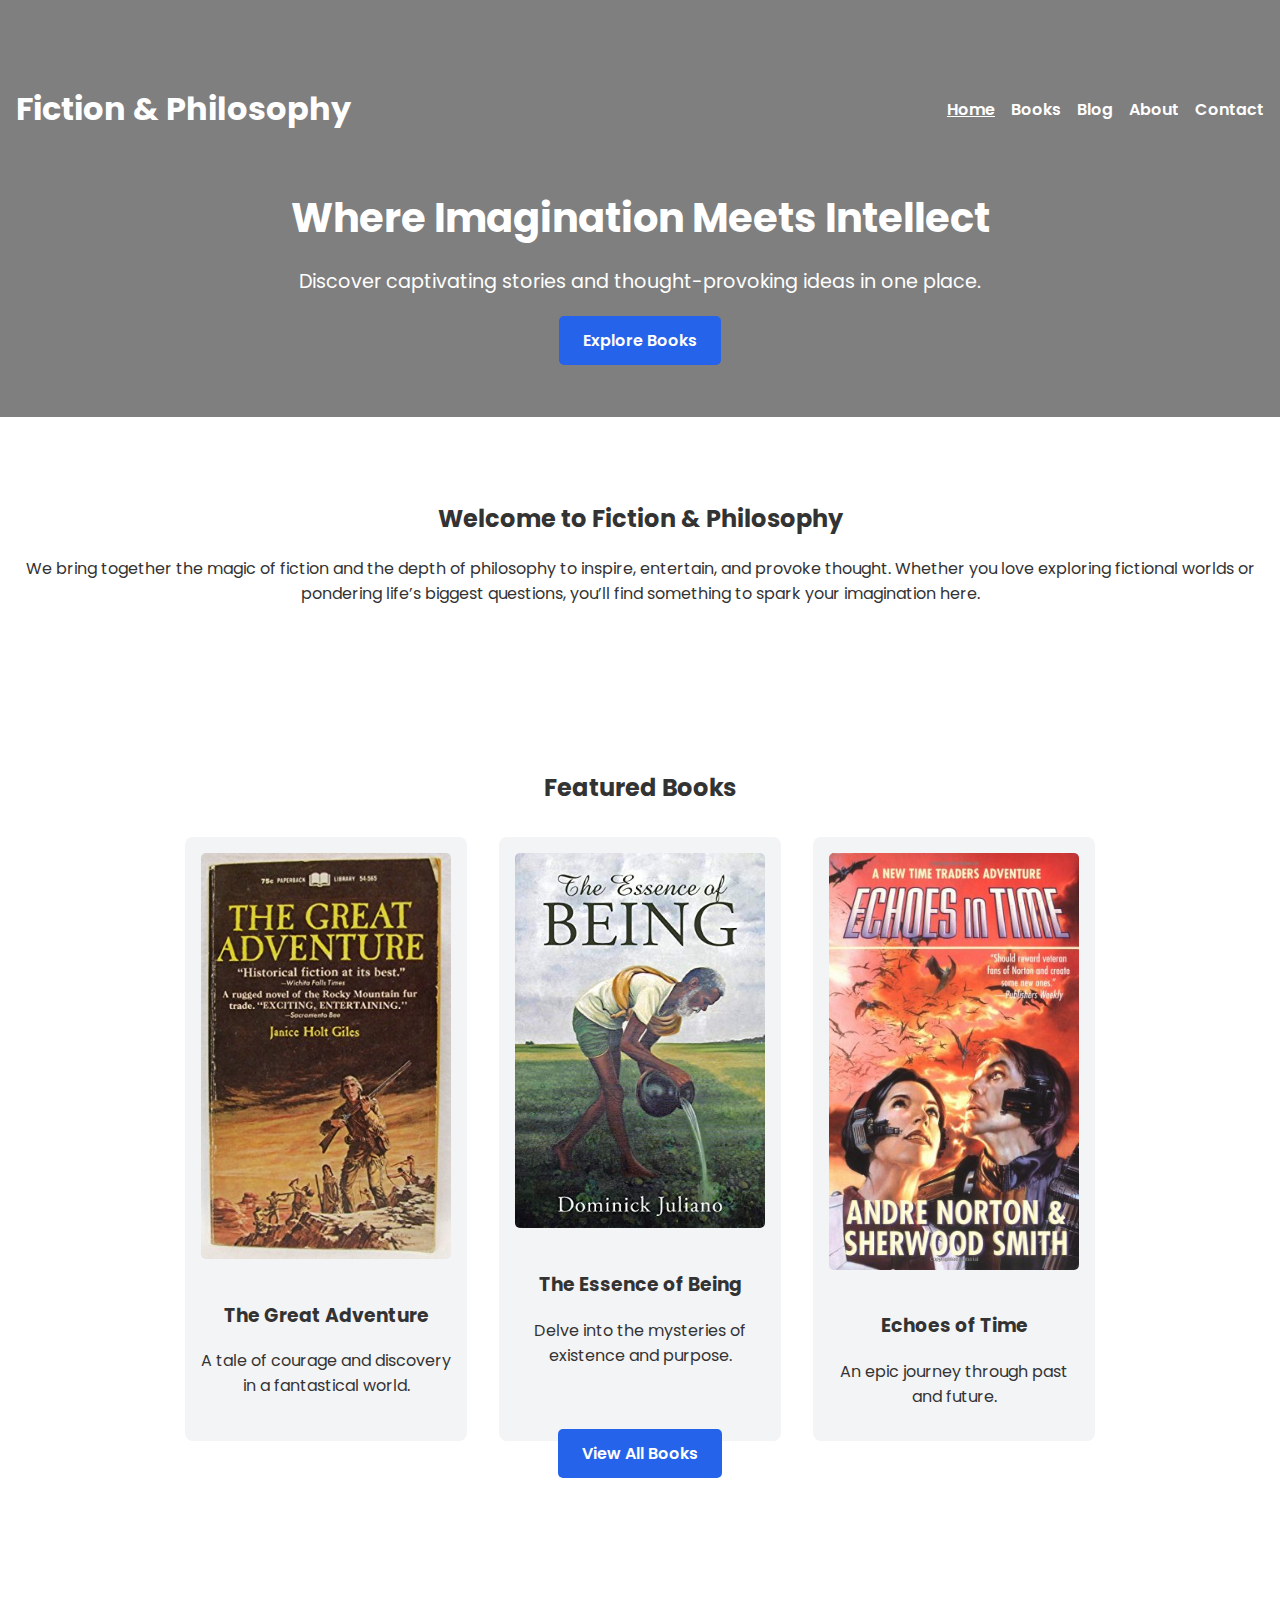
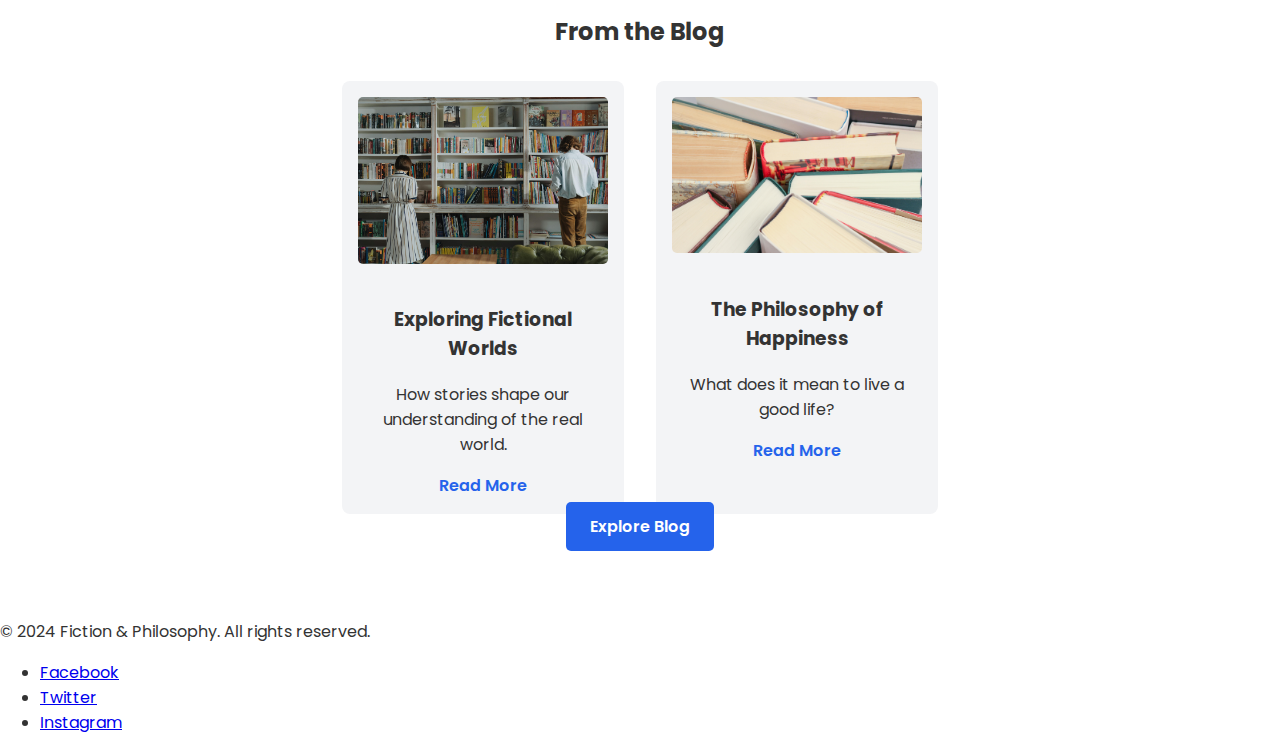
<file: keerthana/index.html>
<!DOCTYPE html>
<html lang="en">
<head>
  <meta charset="UTF-8">
  <meta name="viewport" content="width=device-width, initial-scale=1.0">
  <title>Fiction & Philosophy</title>
  <link rel="stylesheet" href="style.css">
  <link href="https://fonts.googleapis.com/css2?family=Poppins:wght@300;400;600&display=swap" rel="stylesheet">
</head>
<body>
  <header class="hero">
    <div class="container">
      <nav class="navbar">
        <h1>Fiction & Philosophy</h1>
        <ul class="nav-links">
          <li><a href="index.html" class="active">Home</a></li>
          <li><a href="books.html">Books</a></li>
          <li><a href="blog.html">Blog</a></li>
          <li><a href="about.html">About</a></li>
          <li><a href="contact.html">Contact</a></li>
        </ul>
      </nav>
      <div class="hero-content">
        <h2>Where Imagination Meets Intellect</h2>
        <p>Discover captivating stories and thought-provoking ideas in one place.</p>
        <a href="books.html" class="btn">Explore Books</a>
      </div>
    </div>
  </header>

  <main>
    <section class="intro">
      <div class="container">
        <h2>Welcome to Fiction & Philosophy</h2>
        <p>We bring together the magic of fiction and the depth of philosophy to inspire, entertain, and provoke thought. Whether you love exploring fictional worlds or pondering life’s biggest questions, you’ll find something to spark your imagination here.</p>
      </div>
    </section>

    <section class="featured">
      <div class="container">
        <h2>Featured Books</h2>
        <div class="book-cards">
          <div class="book-card">
            <img src="img/f1.jpg" alt="Fiction Book 1">
            <h3>The Great Adventure</h3>
            <p>A tale of courage and discovery in a fantastical world.</p>
          </div>
          <div class="book-card">
            <img src="img/f2.jpg" alt="Philosophy Book 1">
            <h3>The Essence of Being</h3>
            <p>Delve into the mysteries of existence and purpose.</p>
          </div>
          <div class="book-card">
            <img src="img/f3.jpg" alt="Fiction Book 2">
            <h3>Echoes of Time</h3>
            <p>An epic journey through past and future.</p>
          </div>
        </div>
        <a href="books.html" class="btn">View All Books</a>
      </div>
    </section>

    <section class="blog-highlight">
      <div class="container">
        <h2>From the Blog</h2>
        <div class="blog-cards">
          <div class="blog-card">
            <img src="img/b1.jpg" alt="Blog 1">
            <h3>Exploring Fictional Worlds</h3>
            <p>How stories shape our understanding of the real world.</p>
            <a href="blog.html" class="btn-link">Read More</a>
          </div>
          <div class="blog-card">
            <img src="img/b2.jpg" alt="Blog 2">
            <h3>The Philosophy of Happiness</h3>
            <p>What does it mean to live a good life?</p>
            <a href="blog.html" class="btn-link">Read More</a>
          </div>
        </div>
        <a href="blog.html" class="btn">Explore Blog</a>
      </div>
    </section>
  </main>

  <footer>
    <div class="container">
      <p>© 2024 Fiction & Philosophy. All rights reserved.</p>
      <ul class="social-links">
        <li><a href="https://facebook.com" target="_blank">Facebook</a></li>
        <li><a href="https://twitter.com" target="_blank">Twitter</a></li>
        <li><a href="https://instagram.com" target="_blank">Instagram</a></li>
      </ul>
    </div>
  </footer>
</body>
</html>
</file>
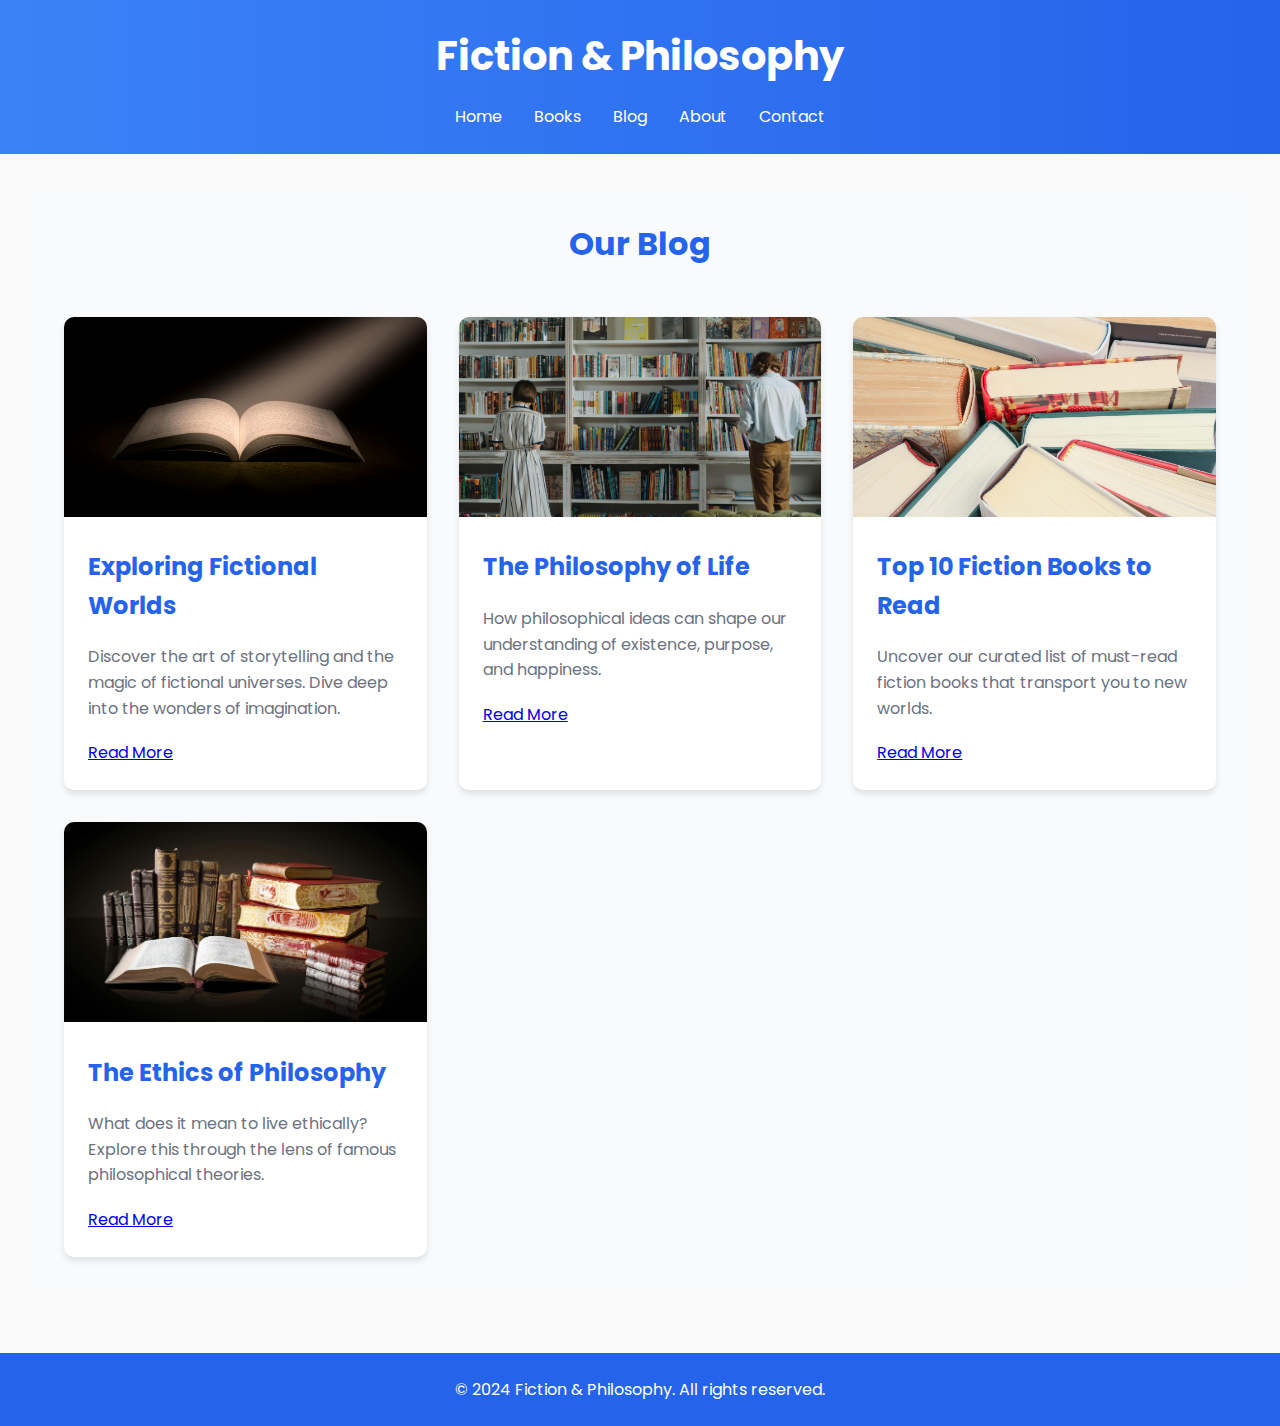
<file: keerthana/blog.html>
<!DOCTYPE html>
<html lang="en">
<head>
  <meta charset="UTF-8">
  <meta name="viewport" content="width=device-width, initial-scale=1.0">
  <title>Blog</title>
  <link rel="stylesheet" href="styles.css">
  <link href="https://fonts.googleapis.com/css2?family=Poppins:wght@400;600&display=swap" rel="stylesheet">
</head>
<body>
  <header>
    <div class="container">
      <h1>Fiction & Philosophy</h1>
      <nav>
        <ul>
          <li><a href="index.html">Home</a></li>
          <li><a href="books.html">Books</a></li>
          <li><a href="blog.html">Blog</a></li>
          <li><a href="about.html">About</a></li>
          <li><a href="contact.html">Contact</a></li>
        </ul>
      </nav>
    </div>
  </header>
  <main>
    <section id="blog">
      <h2 class="section-title">Our Blog</h2>
      <div class="blog-container">
        <!-- Blog Post 1 -->
        <div class="blog-card">
            <img src="img/b4.jpg" alt="Philosophy Book 1">
          <div class="blog-content">
            <h3>Exploring Fictional Worlds</h3>
            <p>Discover the art of storytelling and the magic of fictional universes. Dive deep into the wonders of imagination.</p>
            <a href="read-more.html">Read More</a>
          </div>
        </div>
        <!-- Blog Post 2 -->
        <div class="blog-card">
            <img src="img/b1.jpg" alt="Philosophy Book 1">
          <div class="blog-content">
            <h3>The Philosophy of Life</h3>
            <p>How philosophical ideas can shape our understanding of existence, purpose, and happiness.</p>
            <a href="read-more.html">Read More</a>
          </div>
        </div>
        <!-- Blog Post 3 -->
        <div class="blog-card">
            <img src="img/b2.jpg" alt="Philosophy Book 1">
          <div class="blog-content">
            <h3>Top 10 Fiction Books to Read</h3>
            <p>Uncover our curated list of must-read fiction books that transport you to new worlds.</p>
            <a href="read-more.html">Read More</a>
          </div>
        </div>
        <!-- Blog Post 4 -->
        <div class="blog-card">
            <img src="img/b3.jpg" alt="Philosophy Book 1">

          <div class="blog-content">
            <h3>The Ethics of Philosophy</h3>
            <p>What does it mean to live ethically? Explore this through the lens of famous philosophical theories.</p>
            <a href="read-more.html">Read More</a>
          </div>
        </div>
      </div>
    </section>
  </main>
  <footer>
    <p>© 2024 Fiction & Philosophy. All rights reserved.</p>
  </footer>
</body>
</html>
</file>
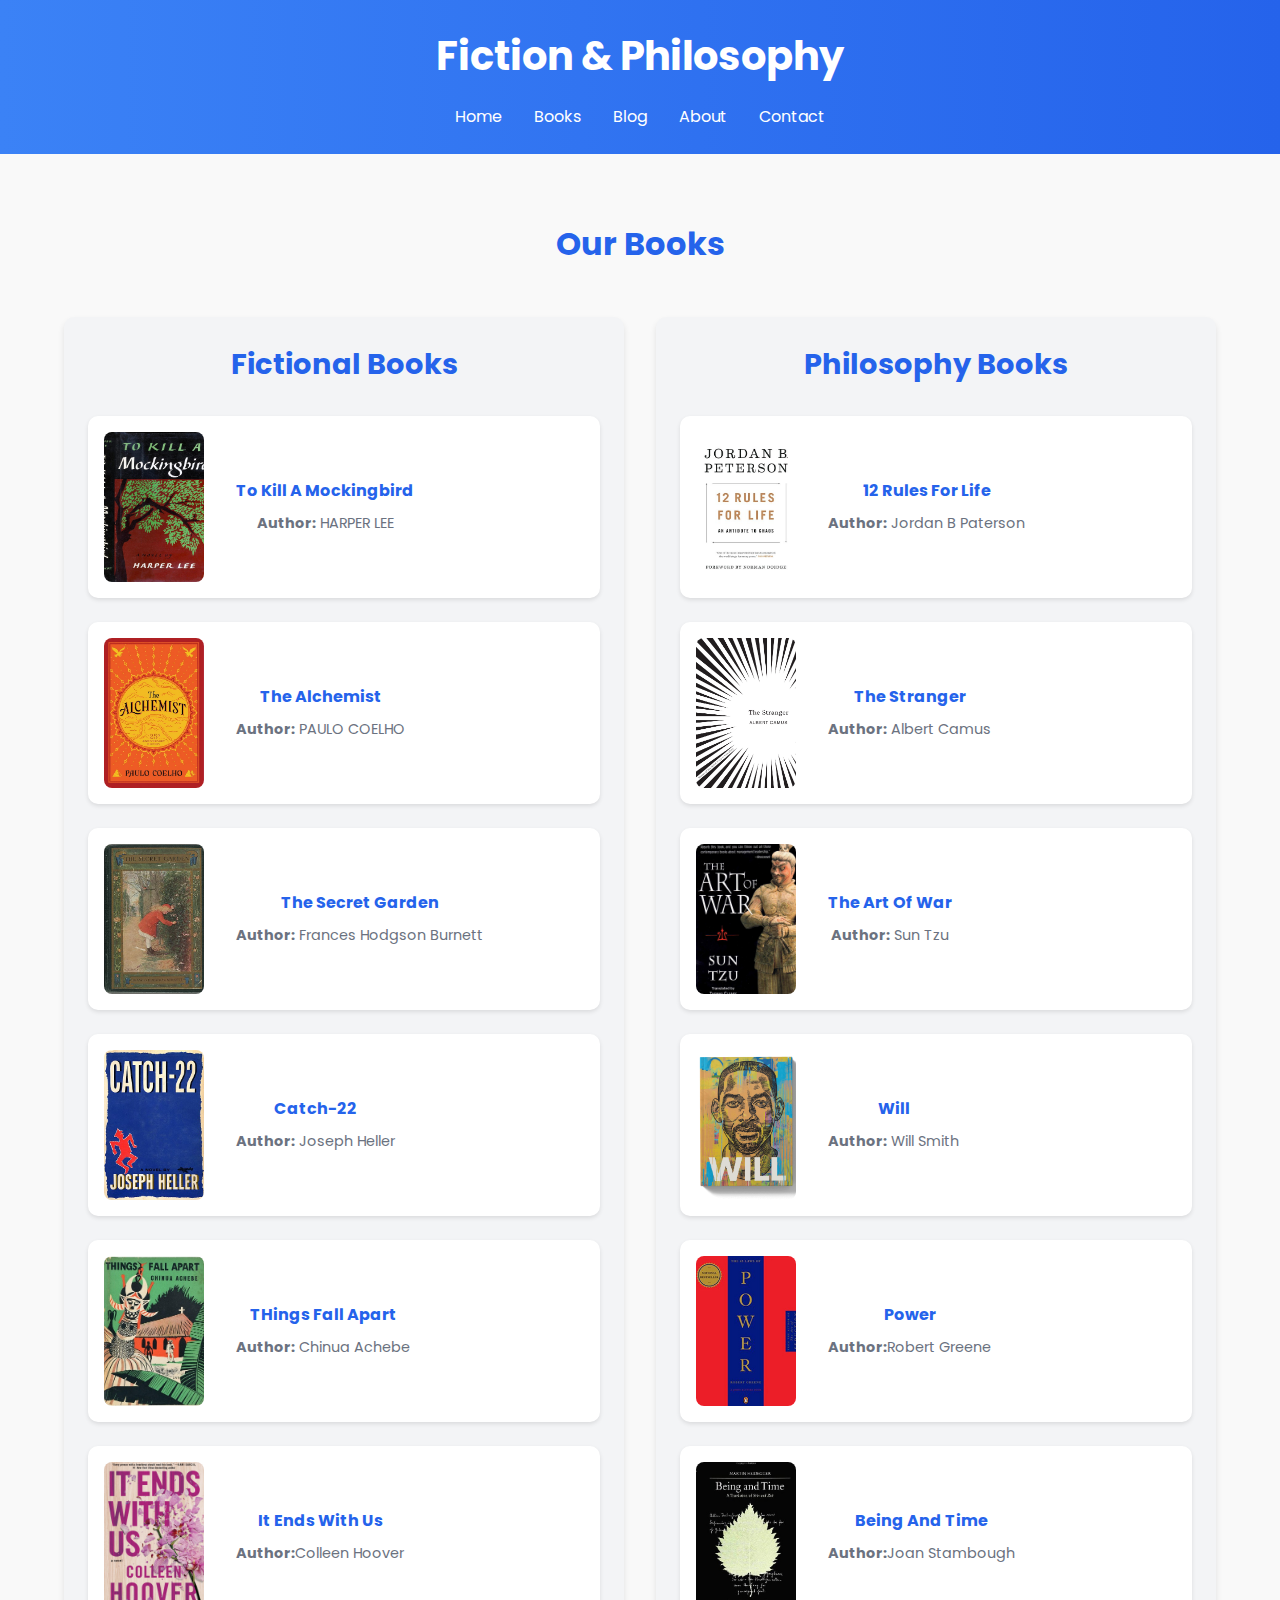
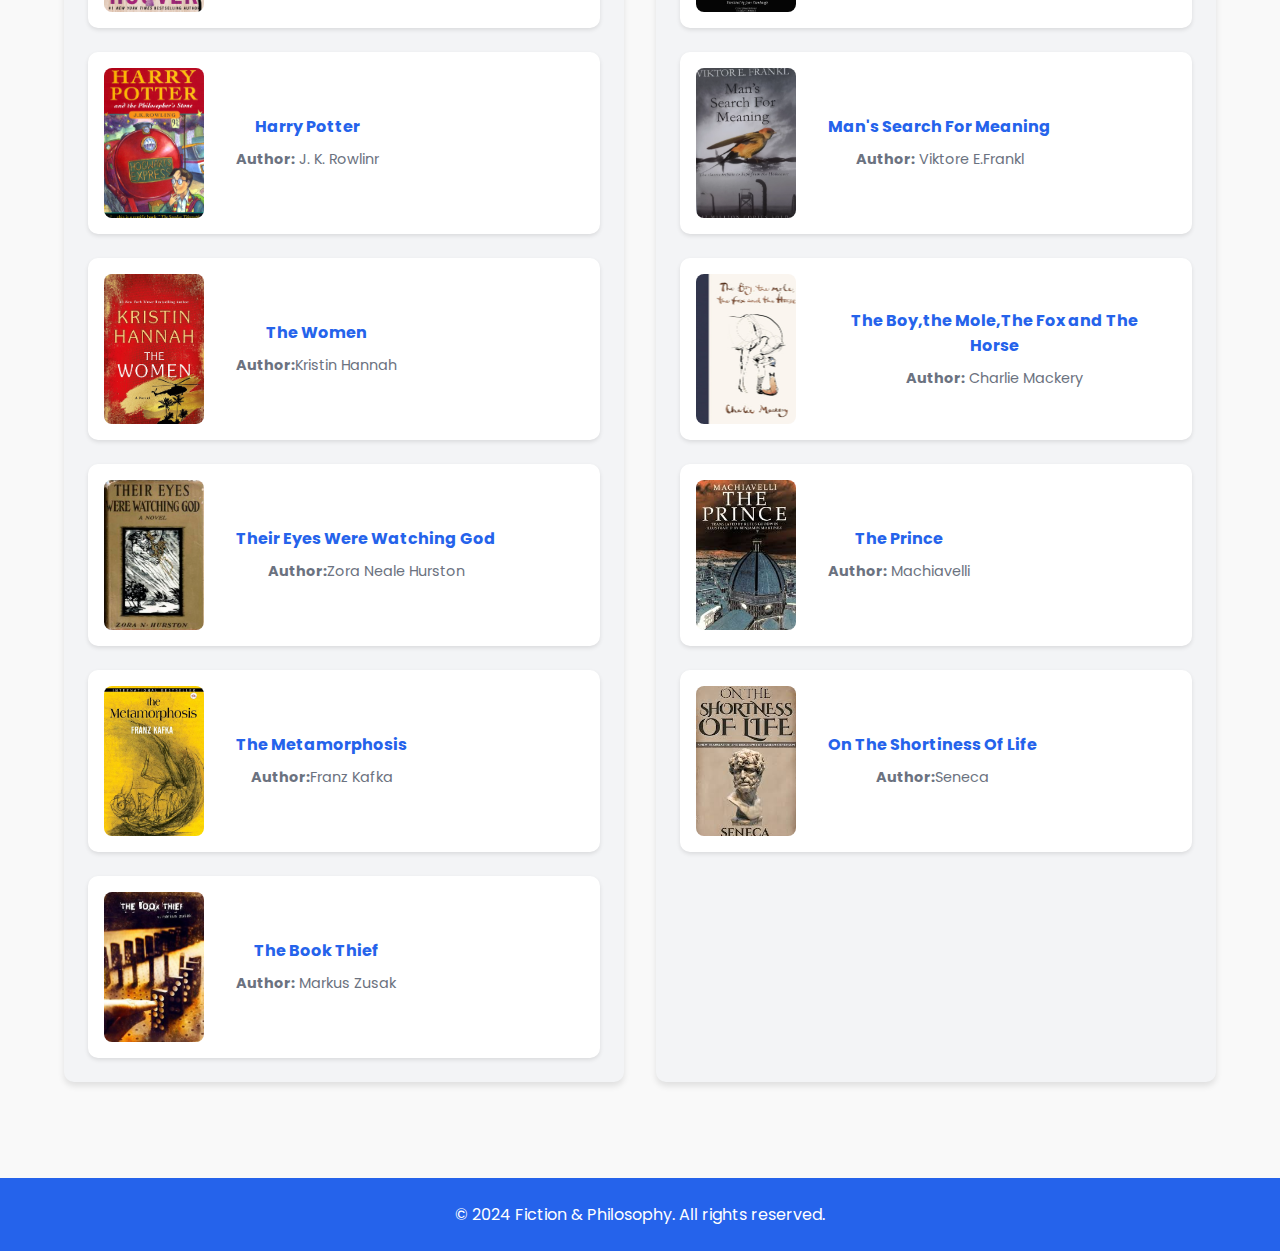
<file: keerthana/books.html>
<!DOCTYPE html>
<html lang="en">
<head>
  <meta charset="UTF-8">
  <meta name="viewport" content="width=device-width, initial-scale=1.0">
  <title>Books - Fiction & Philosophy</title>
  <link rel="stylesheet" href="styles.css">
  <link href="https://fonts.googleapis.com/css2?family=Poppins:wght@400;600&display=swap" rel="stylesheet">
</head>
<body>
  <header>
    <div class="container">
      <h1>Fiction & Philosophy</h1>
      <nav>
        <ul>
          <li><a href="index.html">Home</a></li>
          <li><a href="books.html">Books</a></li>
          <li><a href="blog.html">Blog</a></li>
          <li><a href="about.html">About</a></li>
          <li><a href="contact.html">Contact</a></li>
        </ul>
      </nav>
    </div>
  </header>
  <main>
    <section id="books">
      <h2 class="section-title">Our Books</h2>
      <div class="books-columns">
        <!-- Fictional Books -->
        <div class="books-category">
          <h3>Fictional Books</h3>
          <div class="books-list">
            <!-- Add 11 Fictional Books -->
            <div class="book-card">
              <img src="img/book1.jpg" alt="Fiction Book 1">
              <div class="book-details">
                <h4>To Kill A Mockingbird</h4>
                <p><strong>Author:</strong> HARPER LEE</p>
              </div>
            </div>
            <div class="book-card">
              <img src="img/book2.jpg" alt="Fiction Book 2">
              <div class="book-details">
                <h4>The Alchemist</h4>
                <p><strong>Author:</strong> PAULO COELHO</p>
              </div>
            </div>
            <div class="book-card">
                <img src="img/book3.jpg" alt="Fiction Book 11">
                <div class="book-details">
                  <h4>The Secret Garden</h4>
                  <p><strong>Author:</strong> Frances Hodgson Burnett</p>
                </div>
                </div>
                <div class="book-card">
                    <img src="img/book4.jpg" alt="Fiction Book 11">
                    <div class="book-details">
                      <h4>Catch-22</h4>
                      <p><strong>Author:</strong> Joseph Heller</p>
                    </div>
                </div>
                    <div class="book-card">
                        <img src="img/book5.jpg" alt="Fiction Book 11">
                        <div class="book-details">
                          <h4>THings Fall Apart</h4>
                          <p><strong>Author:</strong> Chinua Achebe</p>
                        </div>
                    </div>
                        <div class="book-card">
                            <img src="img/book6.png" alt="Fiction Book 11">
                            <div class="book-details">
                              <h4>It Ends With Us</h4>
                              <p><strong>Author:</strong>Colleen Hoover</p>
                            </div>
                        </div> 
                            <div class="book-card">
                                <img src="img/book7.jpg" alt="Fiction Book 11">
                                <div class="book-details">
                                  <h4>Harry Potter</h4>
                                  <p><strong>Author:</strong> J. K. Rowlinr</p>
                                </div> 
                            </div>
                            <div class="book-card">
                                <img src="img/book8.jpg" alt="Fiction Book 11">
                                <div class="book-details">
                                  <h4>The Women</h4>
                                  <p><strong>Author:</strong>Kristin Hannah</p>
                                </div> 
                            </div>
                            <div class="book-card">
                                <img src="img/book9.jpg" alt="Fiction Book 11">
                                <div class="book-details">
                                  <h4>Their Eyes Were Watching God</h4>
                                  <p><strong>Author:</strong>Zora Neale Hurston</p>
                                </div> 
                            </div>
                            <div class="book-card">
                                <img src="img/book10.jpg" alt="Fiction Book 11">
                                <div class="book-details">
                                  <h4>The Metamorphosis</h4>
                                  <p><strong>Author:</strong>Franz Kafka</p>
                                </div> 
                            </div>
                           
            <div class="book-card">
              <img src="img/book11.jpg" alt="Fiction Book 11">
              <div class="book-details">
                <h4>The Book Thief</h4>
                <p><strong>Author:</strong> Markus Zusak</p>
              </div>
            </div>
          </div>
        </div>

        <!-- Philosophy Books -->
        <div class="books-category">
          <h3>Philosophy Books</h3>
          <div class="books-list">
            <!-- Add 10 Philosophy Books -->
            <div class="book-card">
              <img src="img/bookp1.jpg" alt="Philosophy Book 1">
              <div class="book-details">
                <h4>12 Rules For Life</h4>
                <p><strong>Author:</strong> Jordan B Paterson</p>
              </div>
            </div>
            <div class="book-card">
              <img src="img/bookp2.jpg" alt="Philosophy Book 2">
              <div class="book-details">
                <h4>The Stranger</h4>
                <p><strong>Author:</strong> Albert Camus</p>
              </div>
            </div>
            <div class="book-card">
                <img src="img/bookp3.jpg" alt="Philosophy Book 1">
                <div class="book-details">
                  <h4>The Art Of War</h4>
                  <p><strong>Author:</strong> Sun Tzu</p>
                </div>
              </div>
              <div class="book-card">
                <img src="img/bookp4.png" alt="Philosophy Book 1">
                <div class="book-details">
                  <h4>Will</h4>
                  <p><strong>Author:</strong> Will Smith</p>
                </div>
              </div>
              <div class="book-card">
                <img src="img/bookp5.jpg" alt="Philosophy Book 1">
                <div class="book-details">
                  <h4>Power</h4>
                  <p><strong>Author:</strong>Robert Greene</p>
                </div>
              </div>
              <div class="book-card">
                <img src="img/bookp6.jpg" alt="Philosophy Book 1">
                <div class="book-details">
                  <h4>Being And Time</h4>
                  <p><strong>Author:</strong>Joan Stambough</p>
                </div>
              </div>
              <div class="book-card">
                <img src="img/bookp7.webp" alt="Philosophy Book 1">
                <div class="book-details">
                  <h4>Man's Search For Meaning</h4>
                  <p><strong>Author:</strong> Viktore E.Frankl </p>
                </div>
              </div>
              <div class="book-card">
                <img src="img/bookp8.jpg" alt="Philosophy Book 1">
                <div class="book-details">
                  <h4>The Boy,the Mole,The Fox and The Horse</h4>
                  <p><strong>Author:</strong> Charlie Mackery</p>
                </div>
              </div>
              <div class="book-card">
                <img src="img/bookp9.jpg" alt="Philosophy Book 1">
                <div class="book-details">
                  <h4>The Prince</h4>
                  <p><strong>Author:</strong> Machiavelli</p>
                </div>
              </div>
              <div class="book-card">
                <img src="img/bookp10.jpg" alt="Philosophy Book 1">
                <div class="book-details">
                  <h4>On The Shortiness Of Life</h4>
                  <p><strong>Author:</strong>Seneca</p>
                </div>
              </div>
          </div>
        </div>
      </div>
    </section>
  </main>
  <footer>
    <p>© 2024 Fiction & Philosophy. All rights reserved.</p>
  </footer>
</body>
</html>
</file>
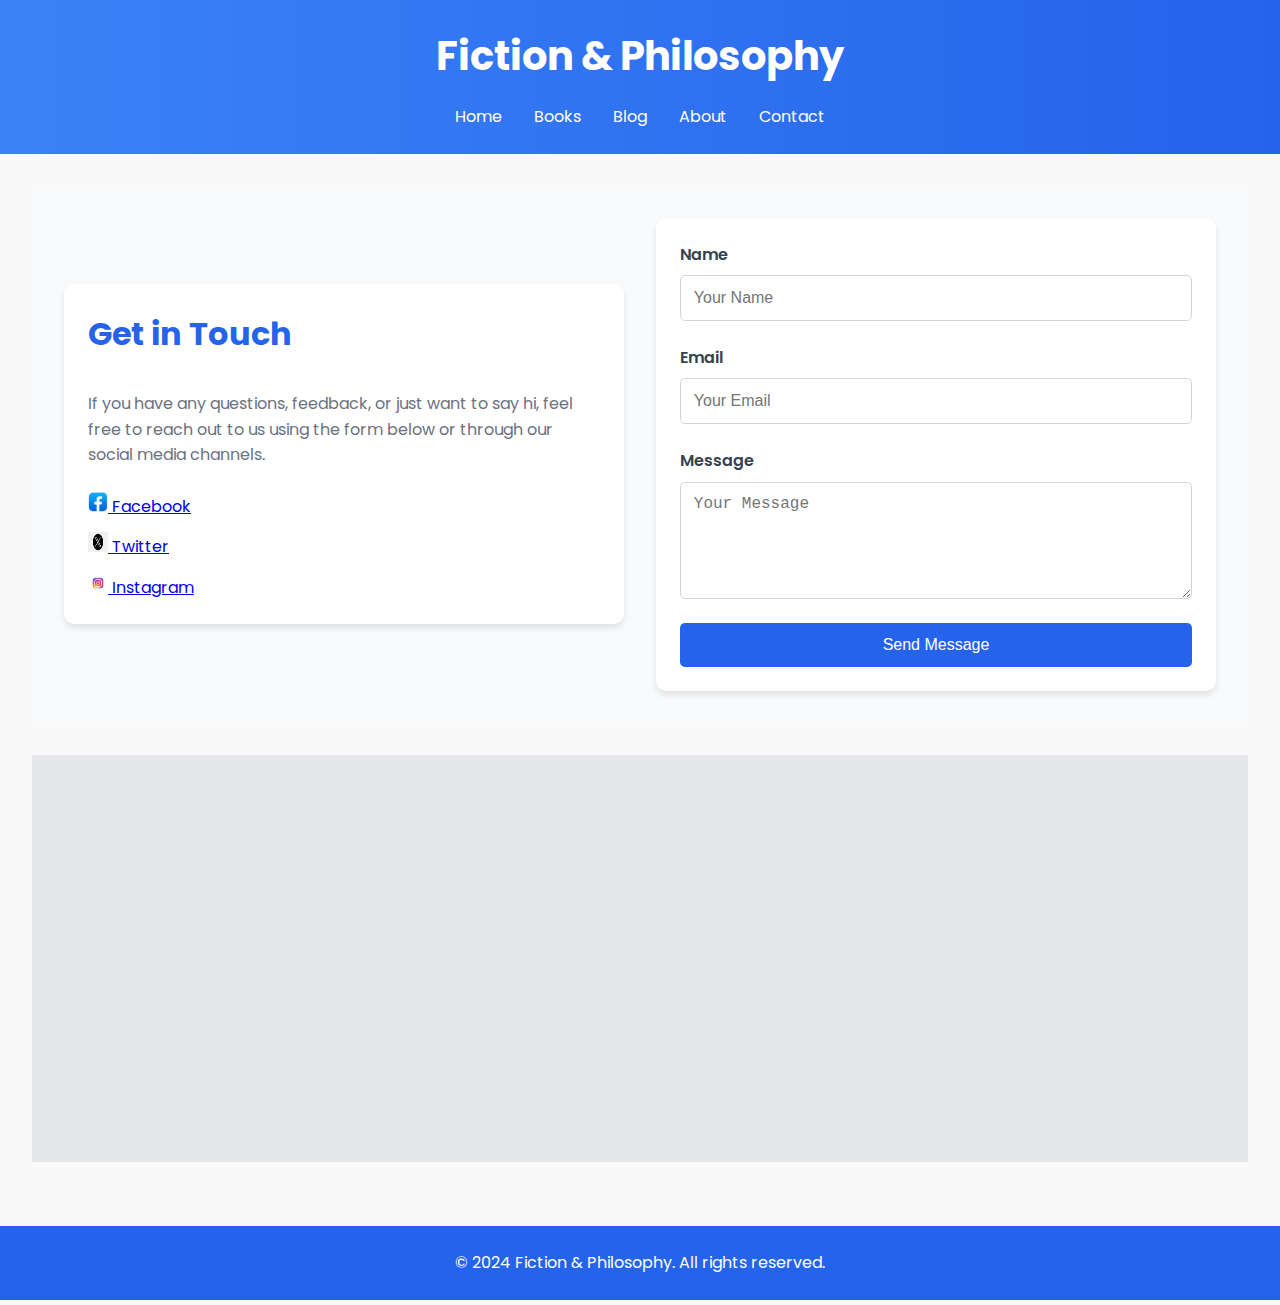
<file: keerthana/contact.html>
<!DOCTYPE html>
<html lang="en">
<head>
  <meta charset="UTF-8">
  <meta name="viewport" content="width=device-width, initial-scale=1.0">
  <title>Contact Us</title>
  <link rel="stylesheet" href="styles.css">
  <link href="https://fonts.googleapis.com/css2?family=Poppins:wght@400;600&display=swap" rel="stylesheet">
</head>
<body>
  <header>
    <div class="container">
      <h1>Fiction & Philosophy</h1>
      <nav>
        <ul>
          <li><a href="index.html">Home</a></li>
          <li><a href="books.html">Books</a></li>
          <li><a href="blog.html">Blog</a></li>
          <li><a href="about.html">About</a></li>
          <li><a href="contact.html">Contact</a></li>
        </ul>
      </nav>
    </div>
  </header>
  <main>
    <section id="contact">
      <div class="contact-container">
        <div class="contact-info">
          <h2>Get in Touch</h2>
          <p>If you have any questions, feedback, or just want to say hi, feel free to reach out to us using the form below or through our social media channels.</p>
          <ul class="social-links">
            <li>
              <a href="https://www.facebook.com" target="_blank">
                <img src="img/facebook.jpeg" alt="Facebook"> Facebook
              </a>
            </li>
            <li>
              <a href="https://www.twitter.com" target="_blank">
                <img src="img/Twitter  (1).jpeg" alt="Twitter"> Twitter
              </a>
            </li>
            <li>
              <a href="https://www.instagram.com" target="_blank">
                <img src="img/instagram.jpeg" alt="Instagram"> Instagram
              </a>
            </li>
          </ul>
          
        </div>
        <div class="contact-form">
          <form action="#" method="POST">
            <div class="form-group">
              <label for="name">Name</label>
              <input type="text" id="name" name="name" placeholder="Your Name" required>
            </div>
            <div class="form-group">
              <label for="email">Email</label>
              <input type="email" id="email" name="email" placeholder="Your Email" required>
            </div>
            <div class="form-group">
              <label for="message">Message</label>
              <textarea id="message" name="message" rows="5" placeholder="Your Message" required></textarea>
            </div>
            <button type="submit">Send Message</button>
          </form>
        </div>
      </div>
    </section>
    <section id="map">
      <iframe
        src="https://www.google.com/maps/embed?pb=!1m18!1m12!1m3!1d3153.835434509706!2d-122.41941548468137!3d37.774929779759385!2m3!1f0!2f0!3f0!3m2!1i1024!2i768!4f13.1!3m3!1m2!1s0x80858064b3d1b08b%3A0x1a2c3c7bdf0ec50b!2sSan%20Francisco%2C%20CA%2C%20USA!5e0!3m2!1sen!2sin!4v1678909812123!5m2!1sen!2sin"
        width="100%" height="400" style="border:0;" allowfullscreen="" loading="lazy"></iframe>
    </section>
  </main>
  <footer>
    <p>© 2024 Fiction & Philosophy. All rights reserved.</p>
  </footer>
</body>
</html>
</file>
<file: keerthana/style.css>
body {
    font-family: 'Poppins', sans-serif;
    margin: 0;
    padding: 0;
    color: #333;
  }
  
  header.hero {
    background: linear-gradient(rgba(0, 0, 0, 0.5), rgba(0, 0, 0, 0.5)), url('https://via.placeholder.com/1920x600') no-repeat center center/cover;
    color: white;
    text-align: center;
    padding: 4em 1em;
  }
  
  header .navbar {
    display: flex;
    justify-content: space-between;
    align-items: center;
    margin-bottom: 2em;
  }
  
  .nav-links {
    list-style: none;
    display: flex;
    gap: 1em;
  }
  
  .nav-links li a {
    color: white;
    text-decoration: none;
    font-weight: 600;
  }
  
  .nav-links li a.active {
    text-decoration: underline;
  }
  
  .hero-content h2 {
    font-size: 2.5rem;
    margin-bottom: 1rem;
  }
  
  .hero-content p {
    font-size: 1.2rem;
    margin-bottom: 2rem;
  }
  
  .btn {
    padding: 0.8em 1.5em;
    background: #2563eb;
    color: white;
    border: none;
    border-radius: 5px;
    text-decoration: none;
    font-weight: 600;
  }
  
  .intro, .featured, .blog-highlight {
    padding: 4em 1em;
    text-align: center;
  }
  
  .book-cards, .blog-cards {
    display: flex;
    justify-content: center;
    gap: 2em;
    margin-top: 2em;
  }
  
  .book-card, .blog-card {
    background: #f3f4f6;
    padding: 1em;
    border-radius: 8px;
    max-width: 250px;
    text-align: center;
  }
  
  .blog-card img, .book-card img {
    width: 100%;
    height: auto;
    border-radius: 5px;
    margin-bottom: 1em;
  }
  
  .btn-link {
    color: #2563eb;
    text-decoration: none;
    font-weight: 600;
  }
</file>
<file: keerthana/styles.css>
/* General Reset */
* {
    margin: 0;
    padding: 0;
    box-sizing: border-box;
  }
  
  body {
    font-family: 'Poppins', sans-serif;
    line-height: 1.6;
    background-color: #f9f9f9;
    color: #333;
  }
  
  /* Header Styles */
  header {
    background: linear-gradient(90deg, #3b82f6, #2563eb);
    color: #fff;
    padding: 1.5em 0;
    text-align: center;
  }
  
  header h1 {
    font-size: 2.5rem;
  }
  
  header nav ul {
    list-style: none;
    display: flex;
    justify-content: center;
    gap: 2em;
    margin-top: 1em;
  }
  
  header nav ul li a {
    color: #fff;
    text-decoration: none;
    font-size: 1rem;
    transition: color 0.3s;
  }
  
  header nav ul li a:hover {
    color: #d1d5db;
  }
  
  /* Main Content */
  main {
    padding: 2em;
  }
  
  /* Featured Section */
  #featured {
    text-align: center;
    background: #f3f4f6;
    padding: 2em 0;
    border-radius: 8px;
    margin: 2em 0;
  }
  
  .featured-img {
    max-width: 100%;
    height: auto;
    border-radius: 10px;
  }
  
  /* Book Grid */
  .book-category {
    margin: 2em 0;
  }
  
  .book-category h3 {
    text-align: center;
    color: #2563eb;
    margin-bottom: 1em;
    font-size: 1.5rem;
  }
  
  .book-item {
    display: flex;
    flex-direction: column;
    align-items: center;
    padding: 1em;
    border: 1px solid #e5e7eb;
    border-radius: 8px;
    background: #fff;
    margin: 1em;
    box-shadow: 0 4px 6px rgba(0, 0, 0, 0.1);
    transition: transform 0.3s, box-shadow 0.3s;
  }
  
  .book-item img {
    width: 150px;
    height: 200px;
    object-fit: cover;
    border-radius: 8px;
    margin-bottom: 1em;
  }
  
  .book-item:hover {
    transform: translateY(-10px);
    box-shadow: 0 8px 12px rgba(0, 0, 0, 0.2);
  }
  
  /* Blog Section */
  article {
    background: #fff;
    padding: 1.5em;
    border-radius: 8px;
    box-shadow: 0 4px 6px rgba(0, 0, 0, 0.1);
    margin: 1.5em 0;
  }
  
  article h3 {
    margin-bottom: 0.5em;
    color: #2563eb;
  }
  
  article p {
    color: #6b7280;
  }
  
  /* Footer */
  footer {
    text-align: center;
    padding: 1.5em 0;
    background: #2563eb;
    color: #fff;
    margin-top: 2em;
  }
/* General Reset */
* {
    margin: 0;
    padding: 0;
    box-sizing: border-box;
  }
  
  body {
    font-family: 'Poppins', sans-serif;
    line-height: 1.6;
    background-color: #f9f9f9;
    color: #333;
  }
  
  /* Header Styles */
  header {
    background: linear-gradient(90deg, #3b82f6, #2563eb);
    color: #fff;
    padding: 1.5em 0;
    text-align: center;
  }
  
  header h1 {
    font-size: 2.5rem;
  }
  
  header nav ul {
    list-style: none;
    display: flex;
    justify-content: center;
    gap: 2em;
    margin-top: 1em;
  }
  
  header nav ul li a {
    color: #fff;
    text-decoration: none;
    font-size: 1rem;
    transition: color 0.3s;
  }
  
  header nav ul li a:hover {
    color: #d1d5db;
  }
  
  /* Section Title */
  .section-title {
    text-align: center;
    font-size: 2rem;
    color: #2563eb;
    margin-bottom: 1.5em;
  }
  
  /* Books Grid */
  .books-container {
    display: grid;
    grid-template-columns: repeat(auto-fit, minmax(250px, 1fr));
    gap: 2em;
    padding: 1em;
  }
  
  .book-card {
    background: #fff;
    border-radius: 10px;
    overflow: hidden;
    box-shadow: 0 4px 6px rgba(0, 0, 0, 0.1);
    transition: transform 0.3s, box-shadow 0.3s;
    cursor: pointer;
  }
  
  .book-card img {
    width: 100%;
    height: 300px;
    object-fit: cover;
    transition: transform 0.3s;
  }
  
  .book-card:hover img {
    transform: scale(1.05);
  }
  
  .book-details {
    padding: 1em;
    text-align: center;
  }
  
  .book-details h3 {
    color: #2563eb;
    margin-bottom: 0.5em;
  }
  
  .book-details p {
    color: #6b7280;
    font-size: 0.9rem;
  }
  
  /* Hover Effect */
  .book-card:hover {
    transform: translateY(-10px);
    box-shadow: 0 8px 12px rgba(0, 0, 0, 0.2);
  }
  
  /* Footer */
  footer {
    text-align: center;
    padding: 1.5em 0;
    background: #2563eb;
    color: #fff;
    margin-top: 2em;
  }
/* Books Section */
#books {
    padding: 2em;
  }
  
  .books-columns {
    display: grid;
    grid-template-columns: 1fr 1fr;
    gap: 2em;
  }
  
  .books-category {
    background: #f3f4f6;
    padding: 1.5em;
    border-radius: 10px;
    box-shadow: 0 4px 6px rgba(0, 0, 0, 0.1);
  }
  
  .books-category h3 {
    text-align: center;
    font-size: 1.8rem;
    color: #2563eb;
    margin-bottom: 1em;
  }
  
  .books-list {
    display: flex;
    flex-direction: column;
    gap: 1.5em;
  }
  
  .book-card {
    display: flex;
    align-items: center;
    gap: 1em;
    background: #fff;
    border-radius: 10px;
    box-shadow: 0 2px 4px rgba(0, 0, 0, 0.1);
    padding: 1em;
    transition: transform 0.3s, box-shadow 0.3s;
  }
  
  .book-card img {
    width: 100px;
    height: 150px;
    object-fit: cover;
    border-radius: 8px;
  }
  
  .book-card:hover {
    transform: translateY(-5px);
    box-shadow: 0 6px 10px rgba(0, 0, 0, 0.2);
  }
  
  .book-details h4 {
    color: #2563eb;
    margin-bottom: 0.5em;
  }
  
  .book-details p {
    color: #6b7280;
    font-size: 0.9rem;
  }
/* Contact Section */
#contact {
    padding: 2em;
    background: #f9fafb;
  }
  
  .contact-container {
    display: grid;
    grid-template-columns: 1fr 1fr;
    gap: 2em;
    align-items: center;
  }
  
  .contact-info {
    padding: 1.5em;
    background: #ffffff;
    border-radius: 10px;
    box-shadow: 0 4px 6px rgba(0, 0, 0, 0.1);
  }
  
  .contact-info h2 {
    font-size: 2rem;
    margin-bottom: 1em;
    color: #2563eb;
  }
  
  .contact-info p {
    font-size: 1rem;
    color: #6b7280;
    margin-bottom: 1.5em;
  }
  
  .social-links {
    list-style: none;
    padding: 0;
    display: flex;
    flex-direction: column;
    gap: 0.8em;
  }
  
  .social-links li {
    display: flex;
    align-items: center;
    gap: 0.5em;
  }
  
  .social-links img {
    width: 20px;
    height: 20px;
  }
  
  .contact-form {
    padding: 1.5em;
    background: #ffffff;
    border-radius: 10px;
    box-shadow: 0 4px 6px rgba(0, 0, 0, 0.1);
  }
  
  .contact-form form {
    display: flex;
    flex-direction: column;
    gap: 1.5em;
  }
  
  .contact-form .form-group {
    display: flex;
    flex-direction: column;
  }
  
  .contact-form .form-group label {
    font-weight: 600;
    margin-bottom: 0.5em;
    color: #374151;
  }
  
  .contact-form .form-group input,
  .contact-form .form-group textarea {
    padding: 0.8em;
    border: 1px solid #d1d5db;
    border-radius: 5px;
    font-size: 1rem;
  }
  
  .contact-form button {
    padding: 0.8em 2em;
    border: none;
    border-radius: 5px;
    background: #2563eb;
    color: white;
    font-size: 1rem;
    cursor: pointer;
    transition: background 0.3s ease;
  }
  
  .contact-form button:hover {
    background: #1e3a8a;
  }
  
  /* Map Section */
  #map {
    margin-top: 2em;
    width: 100%;
    background: #e5e7eb;
  }
  
  #map iframe {
    border: none;
    border-radius: 10px;
  }
/* Blog Section */
#blog {
    padding: 2em;
    background: #f9fafb;
  }
  
  .blog-container {
    display: grid;
    grid-template-columns: repeat(auto-fit, minmax(300px, 1fr));
    gap: 2em;
    margin-top: 1.5em;
  }
  
  .blog-card {
    background: #ffffff;
    border-radius: 10px;
    box-shadow: 0 4px 6px rgba(0, 0, 0, 0.1);
    overflow: hidden;
    transition: transform 0.3s ease, box-shadow 0.3s ease;
  }
  
  .blog-card:hover {
    transform: scale(1.05);
    box-shadow: 0 8px 12px rgba(0, 0, 0, 0.2);
  }
  
  .blog-card img {
    width: 100%;
    height: 200px;
    object-fit: cover;
  }
  
  .blog-content {
    padding: 1.5em;
  }
  
  .blog-content h3 {
    font-size: 1.5rem;
    color: #2563eb;
    margin-bottom: 0.8em;
  }
  
  .blog-content p {
    font-size: 1rem;
    color: #6b7280;
    margin-bottom: 1.2em;
    line-height: 1.6;
  }
  
  .blog-content .read-more {
    text-decoration: none;
    color: white;
    background: #2563eb;
    padding: 0.6em 1.2em;
    border-radius: 5px;
    transition: background 0.3s ease;
  }
  
  .blog-content .read-more:hover {
    background: #1e3a8a;
  }
/* Read More Section */
#post {
    padding: 2em;
    background: #f9fafb;
  }
  
  .post-container {
    max-width: 800px;
    margin: 0 auto;
    background: #ffffff;
    padding: 2em;
    border-radius: 10px;
    box-shadow: 0 4px 6px rgba(0, 0, 0, 0.1);
  }
  
  .post-content h2 {
    font-size: 2rem;
    color: #2563eb;
    margin-bottom: 1.2em;
  }
  
  .post-meta {
    font-size: 1rem;
    color: #6b7280;
    margin-bottom: 1.5em;
  }
  
  .post-content img {
    width: 100%;
    height: 400px;
    object-fit: cover;
    border-radius: 10px;
    margin: 1.5em 0;
  }
  
  .post-content p {
    font-size: 1rem;
    color: #6b7280;
    line-height: 1.6;
  }
  
  .post-content h3 {
    font-size: 1.5rem;
    color: #2563eb;
    margin-top: 1.5em;
  }
  
  .author-bio {
    margin-top: 3em;
    padding: 1.5em;
    background: #f1f5f9;
    border-radius: 10px;
  }
  
  .author-bio h3 {
    font-size: 1.5rem;
    margin-bottom: 1em;
  }
  
  .comments-section {
    margin-top: 3em;
  }
  
  .comments-section h3 {
    font-size: 1.5rem;
    margin-bottom: 1em;
  }
  
  .comment {
    background: #f3f4f6;
    padding: 1em;
    margin-bottom: 1em;
    border-radius: 5px;
  }
  
  .comment-form h4 {
    font-size: 1.2rem;
    margin-bottom: 1em;
  }
  
  .comment-form .form-group {
    margin-bottom: 1em;
  }
  
  .comment-form .form-group label {
    font-weight: 600;
  }
  
  .comment-form .form-group input,
  .comment-form .form-group textarea {
    padding: 0.8em;
    border: 1px solid #d1d5db;
    border-radius: 5px;
    font-size: 1rem;
  }
  
  .comment-form button {
    padding: 0.8em 2em;
    border: none;
    border-radius: 5px;
    background: #2563eb;
    color: white;
    font-size: 1rem;
    cursor: pointer;
  }
  
  .comment-form button:hover {
    background: #1e3a8a;
  }
</file>
